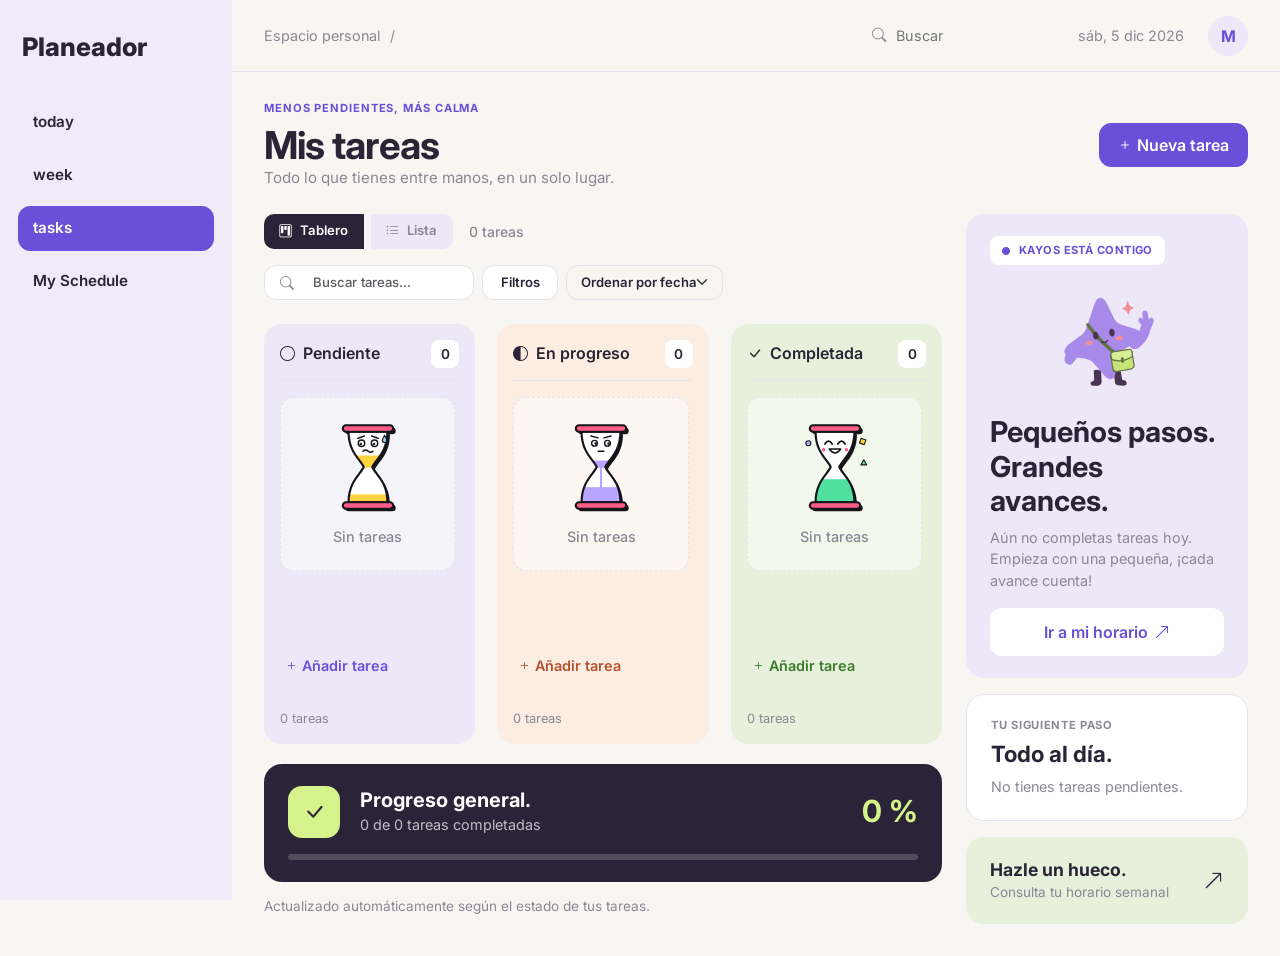
<file: index.html>
<!DOCTYPE html>
<html lang="es">
<head>
    <meta charset="UTF-8">
    <meta name="viewport" content="width=device-width, initial-scale=1.0">
    <title>Kayros Planner</title>

    <!-- Fuentes: preconnect acelera la conexión, y una sola fuente en vez de dos -->
    <link rel="preconnect" href="https://fonts.googleapis.com">
    <link rel="preconnect" href="https://fonts.gstatic.com" crossorigin>
    <link href="https://fonts.googleapis.com/css2?family=Inter:wght@400;500;600;700;800&display=swap" rel="stylesheet">

    <!-- Librerías -->
<link href="https://cdn.jsdelivr.net/npm/bootstrap@5.3.3/dist/css/bootstrap.min.css" rel="stylesheet">
<link rel="stylesheet" href="https://cdn.jsdelivr.net/npm/bootstrap-icons@1.11.3/font/bootstrap-icons.min.css">

<!-- Core: siempre -->
<link rel="stylesheet" href="css/core/tokens.css">
<link rel="stylesheet" href="css/core/base.css">
<link rel="stylesheet" href="css/core/components.css">
<link rel="stylesheet" href="css/core/layout.css">
<link rel="stylesheet" href="css/core/aside.css">
<link rel="stylesheet" href="css/core/mascot.css">
</head>
<body>
<div class="app-shell">
  <aside id="sidebar" class="sidebar d-none d-md-flex flex-column"></aside>

  <div class="app-main">
    <header class="topbar">
      <nav class="topbar-crumbs" aria-label="Ubicación">
        <span>Espacio personal</span>
        <span class="topbar-sep">/</span>
        <strong id="topbar-title">Mis tareas</strong>
      </nav>

      <div class="topbar-tools">
        <label class="topbar-search">
          <i class="bi bi-search"></i>
          <input type="search" placeholder="Buscar" aria-label="Buscar" />
        </label>
        <span class="topbar-date" id="topbar-date"></span>
        <span class="topbar-avatar">M</span>
      </div>
    </header>

    <main class="content" id="content"></main>
  </div>
</div>

    <nav id="bottom-nav" class="bottom-nav d-md-none"></nav>
    <div id="task-modal-container"></div>

    <script src="https://cdn.jsdelivr.net/npm/bootstrap@5.3.3/dist/js/bootstrap.bundle.min.js"></script>
    <script type="module" src="js/main.js"></script>
</body>
</html>
</file>
<file: css/core/tokens.css>
/* ===== Tokens (paleta de la captura) ===== */
:root {
  --ink: #2A2536;
  --paper: #FFFFFF;
  --sky: #F7F6F2;
  --side: #EFEBF8;
  --muted: #8B8795;

  --accent: #6B4FD8;
  --accent-dark: #5A3FC4;
  --accent-soft: rgba(107, 79, 216, 0.18);

  --todo: #ECE8F7;
  --doing: #FBEDE2;
  --done: #E6F0DB;
  --lime: #D6F28A;
  --dark: #2B2438;

  --hot: var(--accent);
  --late: #C2452D;
  --late-soft: #FBE3DC;

  --line: #E6E2EE;
  --bw: 1px;
  --r: 14px;
  --shadow: none;
  --shadow-lg: 0 8px 24px rgba(42, 37, 54, 0.10);
  --font-head: "Inter", system-ui, -apple-system, "Segoe UI", sans-serif;

  --bs-primary: #6B4FD8;
  --bs-primary-rgb: 107, 79, 216;
  --bs-body-bg: #F7F6F2;
  --bs-body-color: #2A2536;
  --bs-body-font-family: "Inter", system-ui, -apple-system, "Segoe UI", sans-serif;
  --bs-border-color: #E6E2EE;
  --bs-border-radius: 12px;
}
</file>
<file: css/core/base.css>
:focus-visible { outline: 2px solid var(--accent) !important; outline-offset: 3px; }

/* ===== Base ===== */
body { font-family: var(--font-head); color: var(--ink); background: var(--sky); }

/* ===== Títulos ===== */
h1, .h1, .h3 { font-family: var(--font-head); font-weight: 700; letter-spacing: -0.02em; line-height: 1.15; }
h1.h3 { font-size: clamp(1.9rem, 3.5vw, 2.5rem); }

@media (prefers-reduced-motion: reduce) {
  * { transition: none !important; animation: none !important; }
}
</file>
<file: css/core/components.css>
/* ===== Botones ===== */
.btn {
  --bs-btn-border-width: var(--bw);
  --bs-btn-border-radius: 12px;
  --bs-btn-font-weight: 600;
  --bs-btn-padding-x: 1.1rem;
  --bs-btn-padding-y: 0.55rem;
  box-shadow: none;
  transition: background-color 0.15s, transform 0.12s, box-shadow 0.15s;
}
.btn:hover { transform: translateY(-1px); box-shadow: var(--shadow-lg); }
.btn:active { transform: none !important; box-shadow: none !important; }

.btn-primary {
  --bs-btn-color: #fff;
  --bs-btn-bg: var(--accent);
  --bs-btn-border-color: var(--accent);
  --bs-btn-hover-color: #fff;
  --bs-btn-hover-bg: var(--accent-dark);
  --bs-btn-hover-border-color: var(--accent-dark);
  --bs-btn-active-color: #fff;
  --bs-btn-active-bg: var(--accent-dark);
  --bs-btn-active-border-color: var(--accent-dark);
}
.btn-primary i { color: #fff; }

.btn-outline-secondary {
  --bs-btn-color: var(--ink);
  --bs-btn-bg: var(--paper);
  --bs-btn-border-color: var(--line);
  --bs-btn-hover-color: var(--ink);
  --bs-btn-hover-bg: var(--sky);
  --bs-btn-hover-border-color: var(--line);
  --bs-btn-active-color: var(--ink);
  --bs-btn-active-bg: var(--sky);
  --bs-btn-active-border-color: var(--line);
}
.btn-close { opacity: 0.6; border-radius: 8px; }
.btn-close:hover { opacity: 1; background-color: var(--sky); }

/* ===== Tarjetas ===== */
.card {
  padding: 1.25rem;
  border: var(--bw) solid var(--line);
  border-radius: var(--r);
  background: var(--paper);
  box-shadow: var(--shadow);
}

/* ===== Modal ===== */
.modal-title { font-family: var(--font-head); font-weight: 700; font-size: 1.25rem !important; }
.modal-content { border: var(--bw) solid var(--line); border-radius: 18px; box-shadow: var(--shadow-lg); }
.modal-header { border-bottom: var(--bw) solid var(--line); }
.modal-footer { border-top: var(--bw) solid var(--line); }
.modal-backdrop { --bs-backdrop-bg: #2A2536; --bs-backdrop-opacity: 0.35; }
.modal.fade .modal-dialog { transform: translateY(12px); }
.modal.show .modal-dialog { transform: none; }

/* ===== Formularios ===== */
.form-label { font-weight: 600; font-size: 0.9rem; color: var(--ink); }
.form-control, .form-select {
  border: var(--bw) solid var(--line);
  border-radius: 12px;
  font-weight: 500;
  padding: 0.6rem 0.85rem;
  transition: box-shadow 0.12s, border-color 0.12s;
}
.form-control:focus, .form-select:focus { border-color: var(--accent); box-shadow: 0 0 0 3px var(--accent-soft); }
.form-control.is-invalid, .form-select.is-invalid,
.was-validated .form-control:invalid, .was-validated .form-select:invalid { border-color: var(--late); background-image: none; padding-right: 0.75rem; }
.form-control.is-valid, .form-select.is-valid,
.was-validated .form-control:valid, .was-validated .form-select:valid { border-color: var(--line); background-image: none; }
.invalid-feedback, .text-danger { color: var(--late) !important; font-weight: 600; }

/* ===== Tarjeta de progreso ===== */

/* ===== Franja oscura de progreso ===== */
.progress-card {
  display: flex;
  align-items: center;
  flex-wrap: wrap;
  gap: 16px 20px;
  margin-top: 20px;
  padding: 22px 24px;
  border-radius: 18px;
  background: var(--dark);
  color: #fff;
}

.progress-check {
  width: 52px;
  height: 52px;
  display: grid;
  place-items: center;
  border-radius: 14px;
  background: var(--lime);
  color: var(--dark);
  font-size: 1.4rem;
  flex-shrink: 0;
}


.progress-text { flex: 1; min-width: 180px; }
.progress-text h3 { margin: 0; font-size: 1.25rem; font-weight: 700; color: #fff; }
.progress-text p { margin: 2px 0 0; font-size: 0.9rem; opacity: 0.7; }


.progress-pct {
  font-size: 1.9rem;
  font-weight: 700;
  color: var(--lime);
}


.progress-bar {
  width: 100%;
  height: 6px;
  border-radius: 999px;
  background: rgba(255, 255, 255, 0.18);
  overflow: hidden;
}

.progress-bar span {
  display: block;
  height: 100%;
  border-radius: 999px;
  background: var(--lime);
}
</file>
<file: css/core/layout.css>
/* ===== Menú lateral (escritorio) ===== */
.sidebar {
  width: 232px;
  flex: none;
  min-height: 100vh;
  padding: 28px 18px;
  background: var(--side);
  border-right: none;
  gap: 8px;
}

.brand {
  align-self: flex-start;
  display: flex;
  align-items: center;
  gap: 8px;
  margin: 0 0 26px 4px;
  padding: 0;
  font-family: var(--font-head);
  font-size: 1.6rem;
  font-weight: 800;
  color: var(--ink);
  background: transparent;
  border: none;
}

.menu-link {
  display: flex;
  align-items: center;
  gap: 10px;
  padding: 10px 14px;
  border: 1px solid transparent;
  border-radius: 12px;
  color: var(--ink);
  font-size: 0.95rem;
  font-weight: 600;
  text-decoration: none;
  transition: background 0.12s;
}

.menu-link:hover {
  background: rgba(107, 79, 216, 0.08);
  border-color: transparent;
}

.menu-link.active {
  background: var(--accent);
  color: #fff;
  border-color: var(--accent);
}

/* ===== Barra inferior (móvil) ===== */
.bottom-nav {
  position: fixed;
  left: 0;
  right: 0;
  bottom: 0;
  display: flex;
  gap: 6px;
  padding: 8px 10px 14px;
  background: var(--paper);
  border-top: 1px solid var(--line);
}

.bottom-link {
  flex: 1;
  padding: 9px 0;
  border: 2px solid transparent;
  border-radius: 12px;
  color: var(--ink);
  font-size: 0.8rem;
  font-weight: 600;
  text-align: center;
  text-decoration: none;
}

.bottom-link.active {
  background: var(--accent);
  color: #fff;
}

/* ===== Contenido principal ===== */
.content {
  min-width: 0;
  padding-bottom: 90px !important;
}

@media (min-width: 768px) {
  .content {
    padding-bottom: 2rem !important;
  }
}

/* ===== Encabezado de página ===== */
.page-eyebrow {
  display: block;
  margin-bottom: 6px;
  font-size: 0.7rem;
  font-weight: 700;
  letter-spacing: 0.08em;
  color: var(--accent);
}

.page-title {
  font-family: var(--font-head);
  font-size: 2.4rem;
  font-weight: 700;
  letter-spacing: -0.02em;
  color: var(--ink);
}

.page-subtitle {
  font-size: 0.95rem;
  color: var(--muted);
}

.planner-grid,
.planner-main,
.planner-aside {
  min-width: 0;
  max-width: 100%;
}
.app-shell {
  display: grid;
  grid-template-columns: auto minmax(0, 1fr);
  min-height: 100vh;
}

.app-shell > .sidebar {
  position: sticky;
  top: 0;
  height: 100vh;
  overflow-y: auto;
}

.app-main {
  display: flex;
  flex-direction: column;
  min-width: 0;
}

.topbar {
  position: sticky;
  top: 0;
  z-index: 5;
  display: flex;
  justify-content: space-between;
  align-items: center;
  gap: 16px;
  height: 72px;
  padding: 0 32px;
  background: var(--sky);
  border-bottom: var(--bw) solid var(--line);
}

.topbar-crumbs {
  display: flex;
  align-items: center;
  gap: 10px;
  font-size: 0.9rem;
  color: var(--muted);
}

.topbar-crumbs strong {
  color: var(--ink);
  font-weight: 600;
}

.topbar-tools {
  display: flex;
  align-items: center;
  gap: 24px;
}

.topbar-search {
  display: flex;
  align-items: center;
  gap: 8px;
  color: var(--muted);
  font-size: 0.9rem;
}

.topbar-search input {
  border: none;
  background: transparent;
  outline: none;
  color: var(--ink);
  width: 160px;
}

.topbar-date {
  font-size: 0.9rem;
  color: var(--muted);
}

.topbar-avatar {
  display: grid;
  place-items: center;
  width: 40px;
  height: 40px;
  border-radius: 50%;
  background: var(--todo);
  color: var(--accent);
  font-weight: 700;
}

.content {
  min-width: 0;
  padding: 28px 32px;
}

@media (max-width: 767px) {
  .app-shell { grid-template-columns: minmax(0, 1fr); }
  .app-shell > .sidebar { display: none; }
  .topbar { padding: 0 16px; }
  .topbar-search,
  .topbar-date { display: none; }
  .content { padding: 20px 16px 100px; }
}

.app-shell > .content {
  min-width: 0;
  padding: 28px 32px;
}

@media (max-width: 767px) {
  .app-shell { grid-template-columns: minmax(0, 1fr); }
  .app-shell > .sidebar { display: none; }
  .app-shell > .content { padding: 20px 16px 100px; }
}
.page-header {
  flex-wrap: wrap;
  gap: 16px;
}

.page-header .btn {
  white-space: nowrap;
  flex-shrink: 0;
}

/* Móvil: sin sidebar, el bottom-nav reemplaza la navegación */
@media (max-width: 767px) {
  .app-shell {
    grid-template-columns: minmax(0, 1fr);
  }

  .app-shell > .sidebar {
    display: none;
  }

  .app-shell > .planner-aside {
    grid-column: 1;
  }
}

@media (max-width: 767px) {
  .app-shell > .content {
    padding: 20px 16px 100px;
  }
}
</file>
<file: css/core/aside.css>
/* =========================================================
   ASIDE: tarjetas de Kayos (sin posición, la define la página)
   ========================================================= */

.planner-aside {
  display: flex;
  flex-direction: column;
  gap: 16px;
  min-width: 0;
}

.aside-card {
  padding: 22px 24px;
  border-radius: 18px;
  border: 1px solid var(--line);
  background: var(--paper);
  color: var(--ink);
  text-decoration: none;
}

.aside-card h3 {
  margin: 0 0 8px;
  font-family: var(--font-head);
  font-size: 1.4rem;
  font-weight: 700;
  line-height: 1.2;
  color: var(--ink);
}

.aside-card p {
  margin: 0;
  font-size: 0.9rem;
  color: var(--muted);
}

.aside-card--kayos {
  background: var(--todo);
  border: none;
}

.aside-card--kayos h3 {
  font-size: 1.8rem;
  margin-top: 14px;
}

.aside-kayos-figure {
  display: flex;
  justify-content: center;
  align-items: center;
  margin: 18px 0 6px;
}

.aside-kayos-figure img,
.aside-kayos-figure svg {
  width: 118px;
  height: auto;
  display: block;
}

.aside-badge {
  display: inline-flex;
  align-items: center;
  gap: 8px;
  padding: 6px 12px;
  border-radius: 8px;
  background: var(--paper);
  color: var(--accent);
  font-size: 0.7rem;
  font-weight: 700;
  letter-spacing: 0.04em;
}

.aside-badge i {
  font-size: 0.5rem;
}

.aside-btn {
  display: flex;
  justify-content: center;
  align-items: center;
  gap: 6px;
  margin-top: 16px;
  padding: 12px;
  border-radius: 12px;
  background: var(--paper);
  color: var(--accent);
  font-weight: 600;
  text-decoration: none;
}

.aside-label {
  display: block;
  margin-bottom: 8px;
  font-size: 0.7rem;
  font-weight: 700;
  letter-spacing: 0.06em;
  color: var(--muted);
}

.aside-card--hole {
  display: flex;
  justify-content: space-between;
  align-items: center;
  background: var(--done);
  border: none;
}

.aside-card--hole h3 {
  font-size: 1.1rem;
  margin: 0 0 2px;
}

.aside-card--hole p {
  font-size: 0.85rem;
}

.aside-card--hole i {
  font-size: 1.3rem;
  color: var(--ink);
}
</file>
<file: css/core/mascot.css>
/* ===== Kai ===== */
.kai { display: block; overflow: visible; }

/* Animación de carga: la arena baja, Kai flota */
.kai--loading { animation: kai-bob 1.6s ease-in-out infinite; }
.kai--loading .kai-top,
.kai--loading .kai-bottom {
  transform-box: fill-box;
  transform-origin: 50% 100%;
}
.kai--loading .kai-top    { animation: kai-top 2.4s ease-in-out infinite; }
.kai--loading .kai-bottom { animation: kai-bottom 2.4s ease-in-out infinite; }
.kai--loading .kai-stream { animation: kai-stream 2.4s linear infinite; }

@keyframes kai-bob    { 50% { transform: translateY(-6px); } }
@keyframes kai-top    { 0% { transform: scaleY(1); }   85%, 100% { transform: scaleY(0); } }
@keyframes kai-bottom { 0% { transform: scaleY(0.08); } 85%, 100% { transform: scaleY(1); } }
@keyframes kai-stream { 0%, 85% { opacity: 1; } 90%, 100% { opacity: 0; } }

/* ===== Overlay de carga ===== */
.kp-loader {
  position: fixed;
  inset: 0;
  z-index: 2000;
  display: grid;
  place-items: center;
  background: rgba(42, 37, 54, 0.35);
}
.kp-loader[hidden] { display: none; }

.kp-loader__box {
  min-width: 240px;
  padding: 26px 38px 22px;
  text-align: center;
  background: var(--paper);
  border: var(--bw) solid var(--line);
  border-radius: 18px;
  box-shadow: var(--shadow-lg);
  animation: kp-pop 0.18s ease-out;
}
.kp-loader__mascot { display: grid; place-items: center; }
.kp-loader__text {
  margin: 10px 0 0;
  font-family: var(--font-head);
  font-size: 1.05rem;
  font-weight: 600;
}
@keyframes kp-pop { from { transform: translateY(10px); opacity: 0; } }

body.kp-loading { overflow: hidden; }

/* ===== Mascota en el logo del menú ===== */
.brand .kai { width: 22px; height: auto; }

@media (prefers-reduced-motion: reduce) {
  .kai--loading,
  .kai--loading .kai-top,
  .kai--loading .kai-bottom,
  .kai--loading .kai-stream,
  .kp-loader__box { animation: none; }
}
</file>
